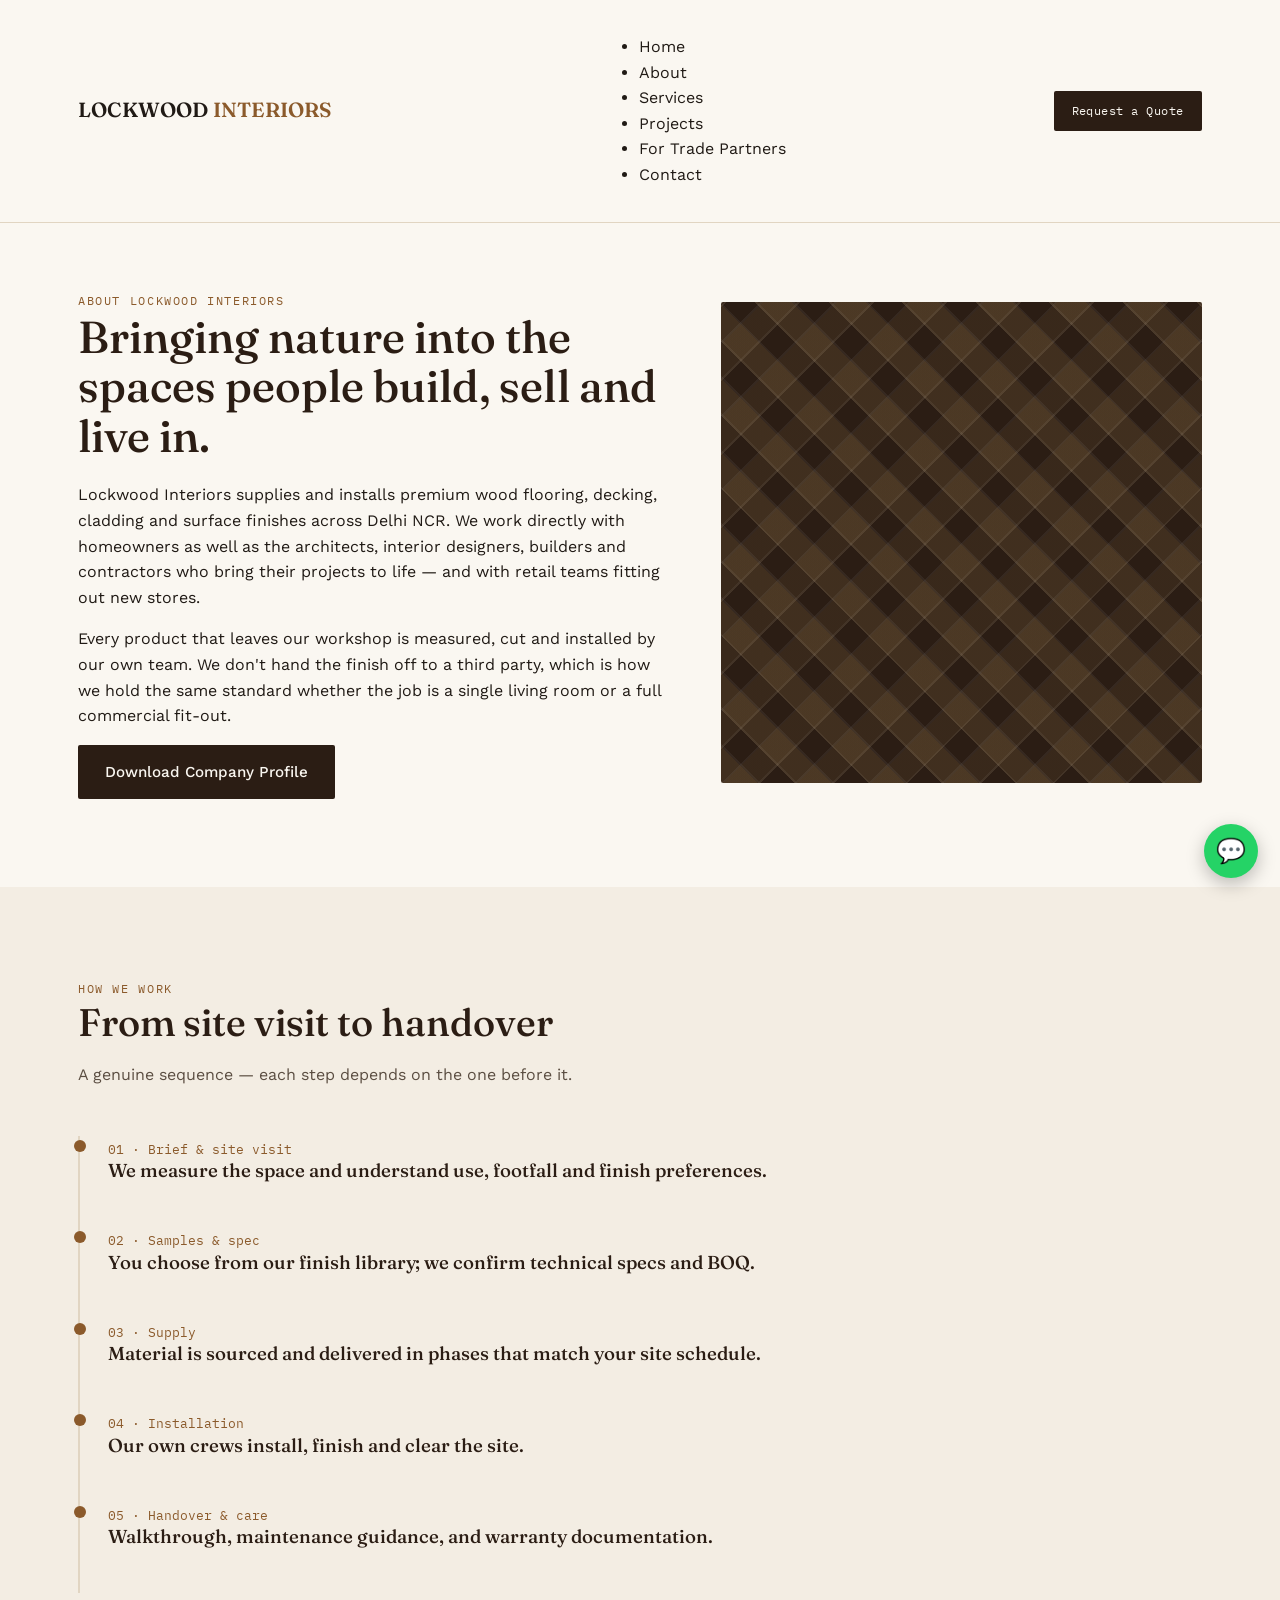
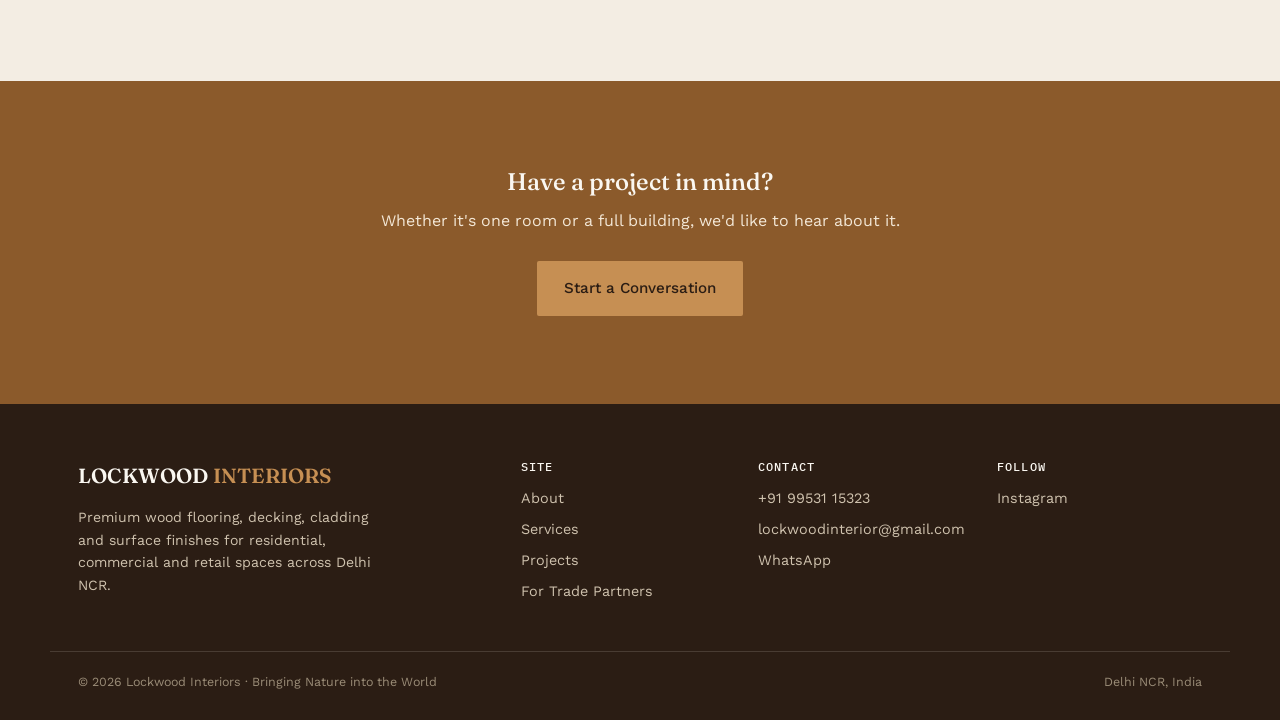
<file: about.html>
<!doctype html>
<html lang="en">
<head>
<meta charset="UTF-8">
<meta name="viewport" content="width=device-width, initial-scale=1.0">
<title>About Us | Lockwood Interiors</title>
<meta name="description" content="Lockwood Interiors is a Delhi NCR based flooring, decking and cladding company serving homeowners, architects, interior designers, builders and retail clients.">
<link rel="stylesheet" href="style.css">
</head>
<body>

<header>
  <div class="nav" id="nav">
    <a class="logo" href="index.html">LOCKWOOD <span>INTERIORS</span></a>
    <ul>
      <li><a href="index.html">Home</a></li>
      <li><a class="active" href="about.html">About</a></li>
      <li><a href="services.html">Services</a></li>
      <li><a href="projects.html">Projects</a></li>
      <li><a href="trade.html">For Trade Partners</a></li>
      <li><a href="contact.html">Contact</a></li>
    </ul>
    <a class="nav-cta" href="contact.html">Request a Quote</a>
    <button class="menu-btn" id="menuBtn" aria-label="Menu">☰</button>
  </div>
</header>

<section style="padding-top:64px;">
  <div class="wrap two-col">
    <div>
      <span class="eyebrow">About Lockwood Interiors</span>
      <h1 style="font-size:clamp(2rem,4vw,2.8rem);">Bringing nature into the spaces people build, sell and live in.</h1>
      <p>Lockwood Interiors supplies and installs premium wood flooring, decking, cladding and surface finishes across Delhi NCR. We work directly with homeowners as well as the architects, interior designers, builders and contractors who bring their projects to life — and with retail teams fitting out new stores.</p>
      <p>Every product that leaves our workshop is measured, cut and installed by our own team. We don't hand the finish off to a third party, which is how we hold the same standard whether the job is a single living room or a full commercial fit-out.</p>
      <a class="btn btn-solid" style="background:var(--espresso);color:var(--fog);" href="company-profile.pdf">Download Company Profile</a>
    </div>
    <div class="herringbone" style="aspect-ratio:1/1;border-radius:var(--radius);"></div>
  </div>
</section>

<section style="background:var(--linen);">
  <div class="wrap">
    <div class="section-head">
      <span class="eyebrow">How We Work</span>
      <h2>From site visit to handover</h2>
      <p>A genuine sequence — each step depends on the one before it.</p>
    </div>
    <div class="timeline">
      <div class="tl-item"><span class="num">01 · Brief &amp; site visit</span><h3>We measure the space and understand use, footfall and finish preferences.</h3></div>
      <div class="tl-item"><span class="num">02 · Samples &amp; spec</span><h3>You choose from our finish library; we confirm technical specs and BOQ.</h3></div>
      <div class="tl-item"><span class="num">03 · Supply</span><h3>Material is sourced and delivered in phases that match your site schedule.</h3></div>
      <div class="tl-item"><span class="num">04 · Installation</span><h3>Our own crews install, finish and clear the site.</h3></div>
      <div class="tl-item"><span class="num">05 · Handover &amp; care</span><h3>Walkthrough, maintenance guidance, and warranty documentation.</h3></div>
    </div>
  </div>
</section>

<section class="cta-band">
  <div class="wrap">
    <h2>Have a project in mind?</h2>
    <p>Whether it's one room or a full building, we'd like to hear about it.</p>
    <a class="btn btn-solid" href="contact.html">Start a Conversation</a>
  </div>
</section>

<footer>
  <div class="wrap foot-grid">
    <div>
      <a class="logo" href="index.html" style="color:var(--fog);">LOCKWOOD <span style="color:var(--oak-light);">INTERIORS</span></a>
      <p style="max-width:34ch;margin-top:14px;font-size:.88rem;">Premium wood flooring, decking, cladding and surface finishes for residential, commercial and retail spaces across Delhi NCR.</p>
    </div>
    <div>
      <h4>Site</h4>
      <a href="about.html">About</a>
      <a href="services.html">Services</a>
      <a href="projects.html">Projects</a>
      <a href="trade.html">For Trade Partners</a>
    </div>
    <div>
      <h4>Contact</h4>
      <a href="tel:+919953115323">+91 99531 15323</a>
      <a href="mailto:lockwoodinterior@gmail.com">lockwoodinterior@gmail.com</a>
      <a href="https://wa.me/919953115323">WhatsApp</a>
    </div>
    <div>
      <h4>Follow</h4>
      <a href="https://www.instagram.com/lockwood.interiors">Instagram</a>
    </div>
  </div>
  <div class="wrap foot-bottom">
    <span>© 2026 Lockwood Interiors · Bringing Nature into the World</span>
    <span>Delhi NCR, India</span>
  </div>
</footer>

<a class="wa-float" href="https://wa.me/919953115323" aria-label="Chat on WhatsApp">💬</a>
<script src="script.js"></script>
</body>
</html>
</file>
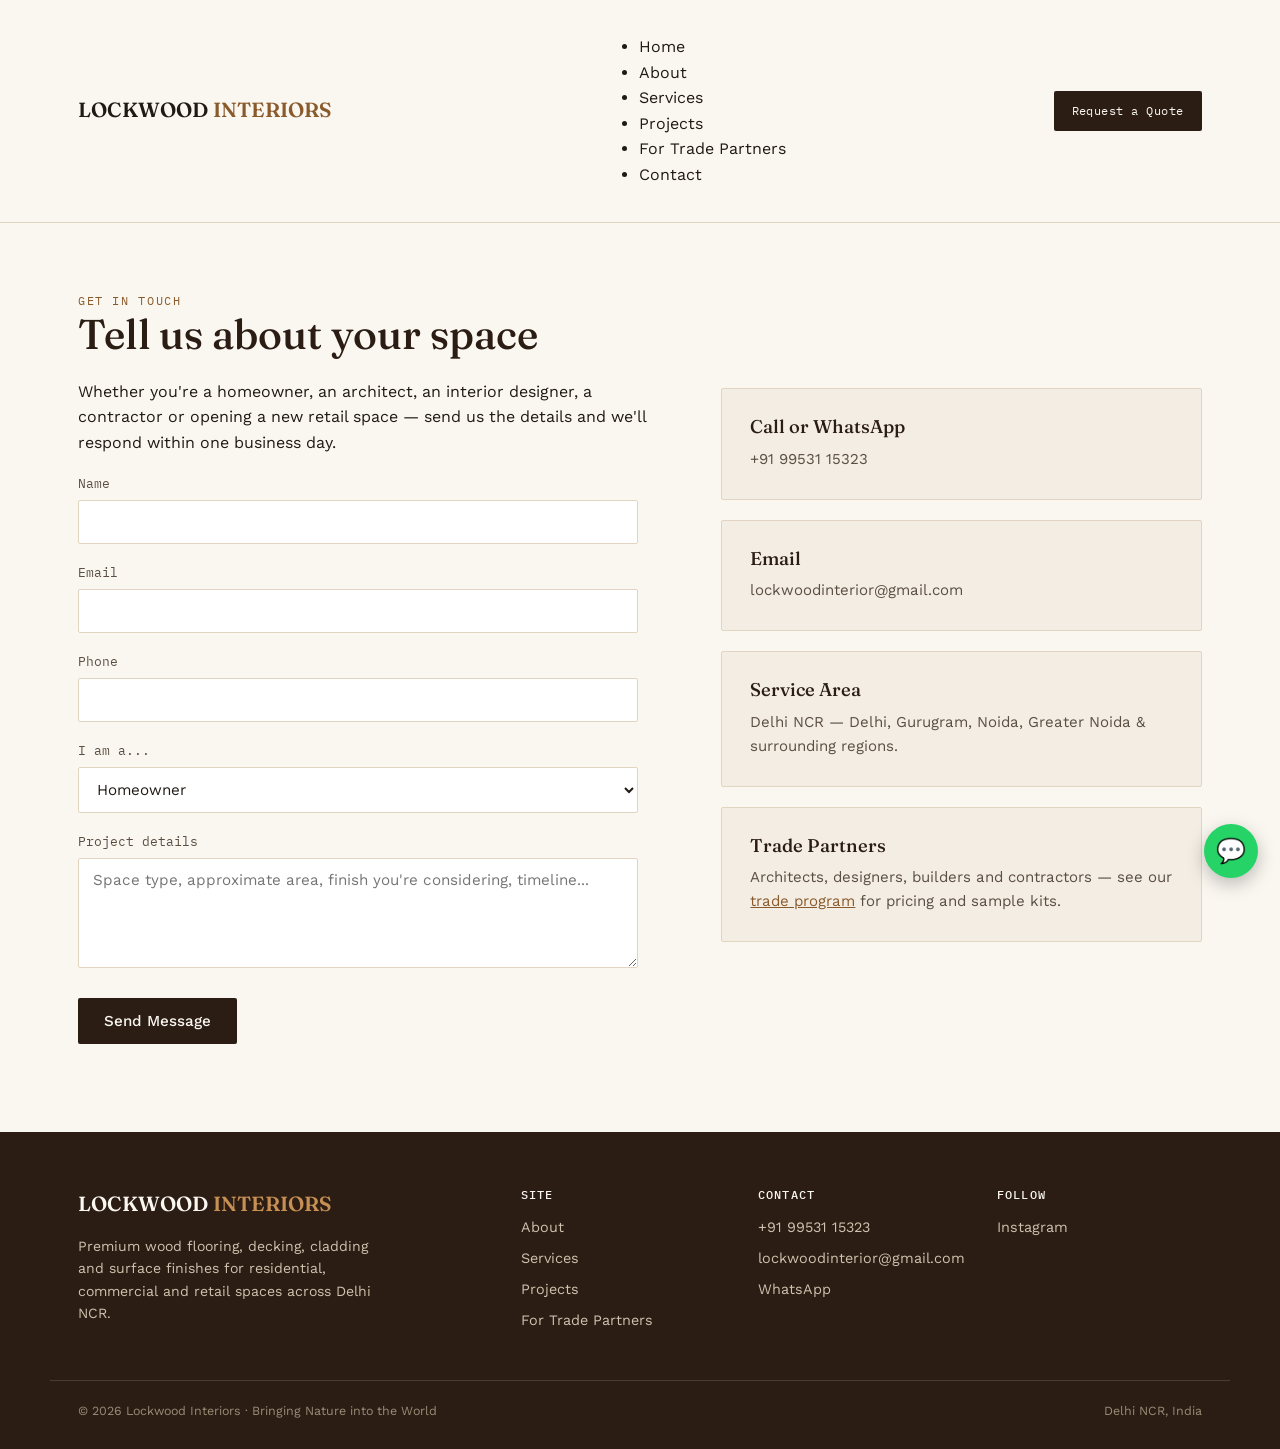
<file: contact.html>
<!doctype html>
<html lang="en">
<head>
<meta charset="UTF-8">
<meta name="viewport" content="width=device-width, initial-scale=1.0">
<title>Contact | Lockwood Interiors</title>
<meta name="description" content="Get in touch with Lockwood Interiors for flooring, decking and cladding quotes — homeowners, architects, interior designers, builders, contractors and retail clients welcome.">
<link rel="stylesheet" href="style.css">
</head>
<body>

<header>
  <div class="nav" id="nav">
    <a class="logo" href="index.html">LOCKWOOD <span>INTERIORS</span></a>
    <ul>
      <li><a href="index.html">Home</a></li>
      <li><a href="about.html">About</a></li>
      <li><a href="services.html">Services</a></li>
      <li><a href="projects.html">Projects</a></li>
      <li><a href="trade.html">For Trade Partners</a></li>
      <li><a class="active" href="contact.html">Contact</a></li>
    </ul>
    <a class="nav-cta" href="contact.html">Request a Quote</a>
    <button class="menu-btn" id="menuBtn" aria-label="Menu">☰</button>
  </div>
</header>

<section style="padding-top:64px;">
  <div class="wrap two-col">
    <div>
      <span class="eyebrow">Get In Touch</span>
      <h1 style="font-size:clamp(2rem,4vw,2.6rem);">Tell us about your space</h1>
      <p>Whether you're a homeowner, an architect, an interior designer, a contractor or opening a new retail space — send us the details and we'll respond within one business day.</p>

      <!--
        NOTE FOR SITE OWNER:
        This form posts to Formspree. To activate it:
        1. Create a free account at https://formspree.io
        2. Create a new form and copy your form ID
        3. Replace YOUR_FORM_ID below with that ID
        Until then the form will not actually send — the WhatsApp
        and phone/email links below work immediately either way.
      -->
      <form action="https://formspree.io/f/YOUR_FORM_ID" method="POST">
        <label for="name">Name</label>
        <input id="name" name="name" type="text" required>

        <label for="email">Email</label>
        <input id="email" name="email" type="email" required>

        <label for="phone">Phone</label>
        <input id="phone" name="phone" type="tel">

        <label for="type">I am a...</label>
        <select id="type" name="client_type">
          <option>Homeowner</option>
          <option>Architect</option>
          <option>Interior Designer</option>
          <option>Builder / Contractor</option>
          <option>Retail / Commercial Client</option>
        </select>

        <label for="message">Project details</label>
        <textarea id="message" name="message" placeholder="Space type, approximate area, finish you're considering, timeline..." required></textarea>

        <button class="btn btn-primary" type="submit">Send Message</button>
      </form>
    </div>

    <div>
      <div class="card" style="margin-bottom:20px;">
        <h3>Call or WhatsApp</h3>
        <p><a href="tel:+919953115323">+91 99531 15323</a></p>
      </div>
      <div class="card" style="margin-bottom:20px;">
        <h3>Email</h3>
        <p><a href="mailto:lockwoodinterior@gmail.com">lockwoodinterior@gmail.com</a></p>
      </div>
      <div class="card" style="margin-bottom:20px;">
        <h3>Service Area</h3>
        <p>Delhi NCR — Delhi, Gurugram, Noida, Greater Noida &amp; surrounding regions.</p>
      </div>
      <div class="card">
        <h3>Trade Partners</h3>
        <p>Architects, designers, builders and contractors — see our <a href="trade.html" style="color:var(--oak);text-decoration:underline;">trade program</a> for pricing and sample kits.</p>
      </div>
    </div>
  </div>
</section>

<footer>
  <div class="wrap foot-grid">
    <div>
      <a class="logo" href="index.html" style="color:var(--fog);">LOCKWOOD <span style="color:var(--oak-light);">INTERIORS</span></a>
      <p style="max-width:34ch;margin-top:14px;font-size:.88rem;">Premium wood flooring, decking, cladding and surface finishes for residential, commercial and retail spaces across Delhi NCR.</p>
    </div>
    <div>
      <h4>Site</h4>
      <a href="about.html">About</a>
      <a href="services.html">Services</a>
      <a href="projects.html">Projects</a>
      <a href="trade.html">For Trade Partners</a>
    </div>
    <div>
      <h4>Contact</h4>
      <a href="tel:+919953115323">+91 99531 15323</a>
      <a href="mailto:lockwoodinterior@gmail.com">lockwoodinterior@gmail.com</a>
      <a href="https://wa.me/919953115323">WhatsApp</a>
    </div>
    <div>
      <h4>Follow</h4>
      <a href="https://www.instagram.com/lockwood.interiors">Instagram</a>
    </div>
  </div>
  <div class="wrap foot-bottom">
    <span>© 2026 Lockwood Interiors · Bringing Nature into the World</span>
    <span>Delhi NCR, India</span>
  </div>
</footer>

<a class="wa-float" href="https://wa.me/919953115323" aria-label="Chat on WhatsApp">💬</a>
<script src="script.js"></script>
</body>
</html>
</file>
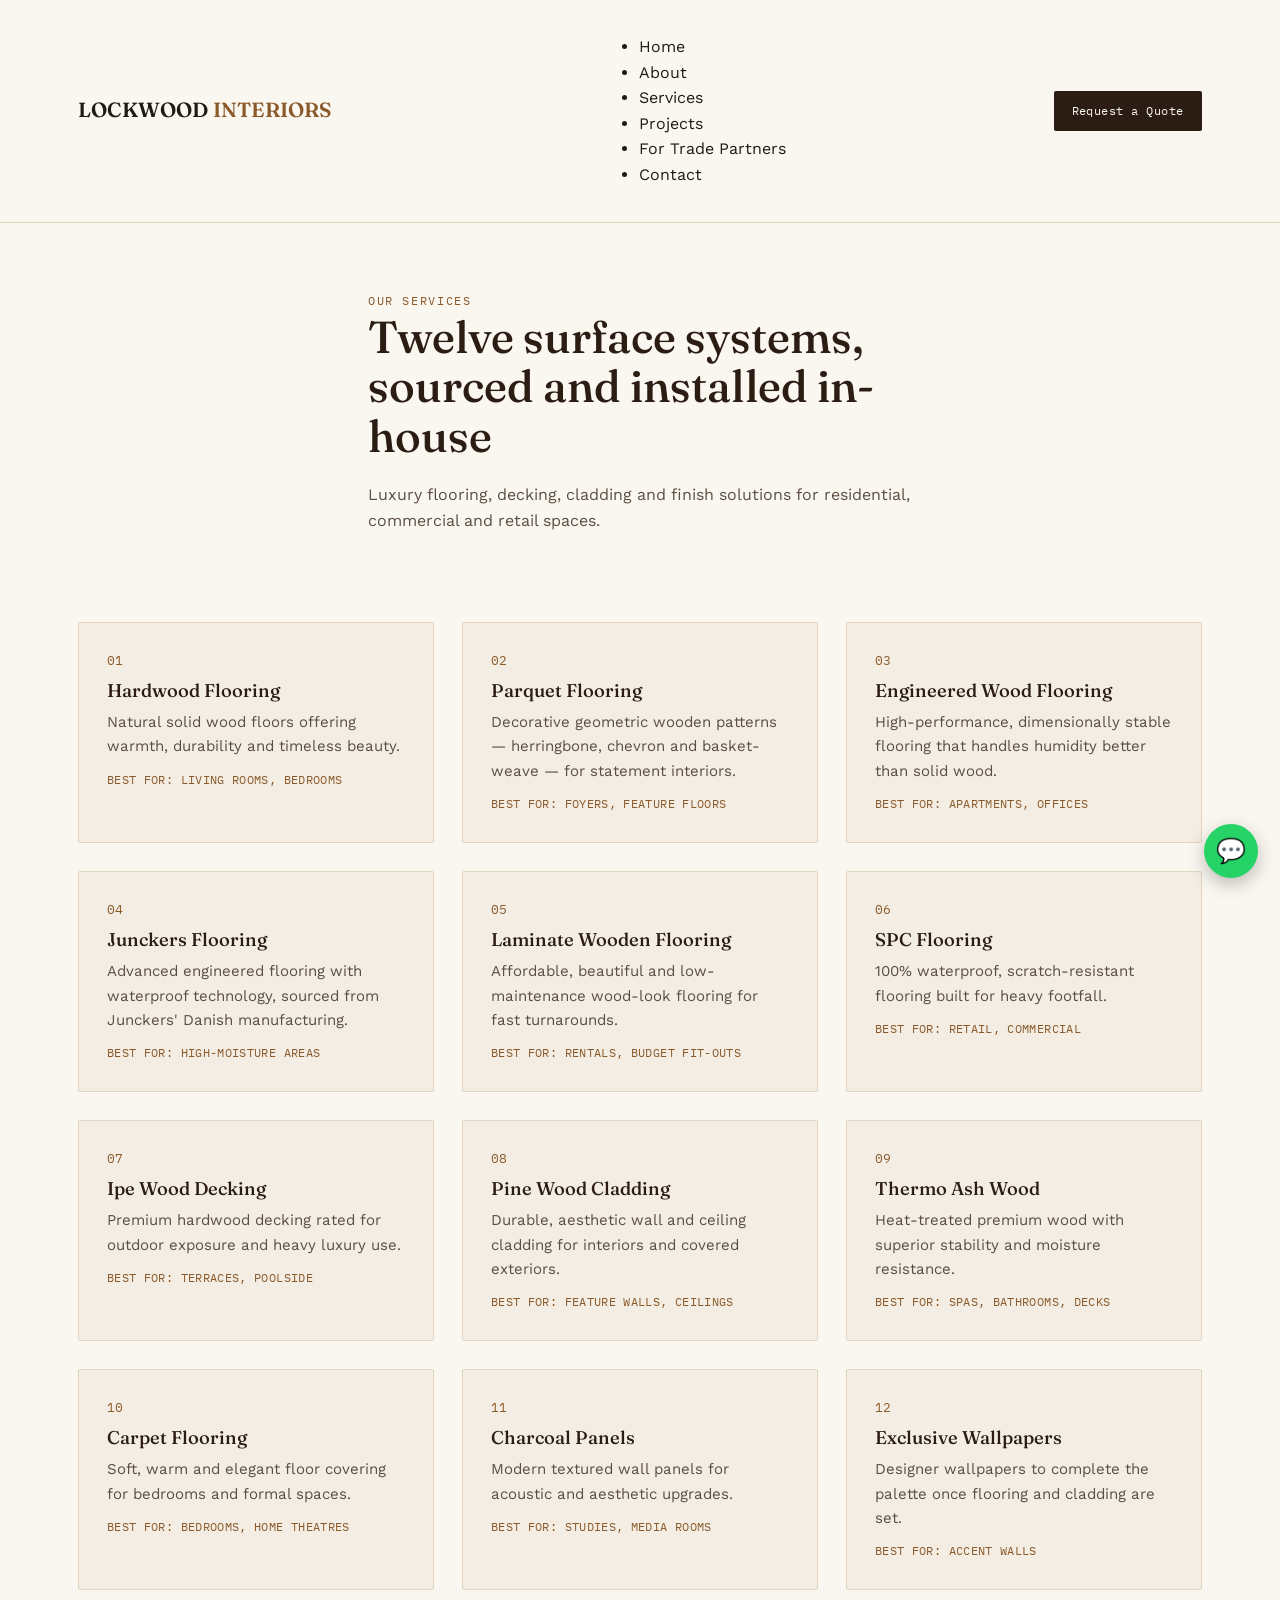
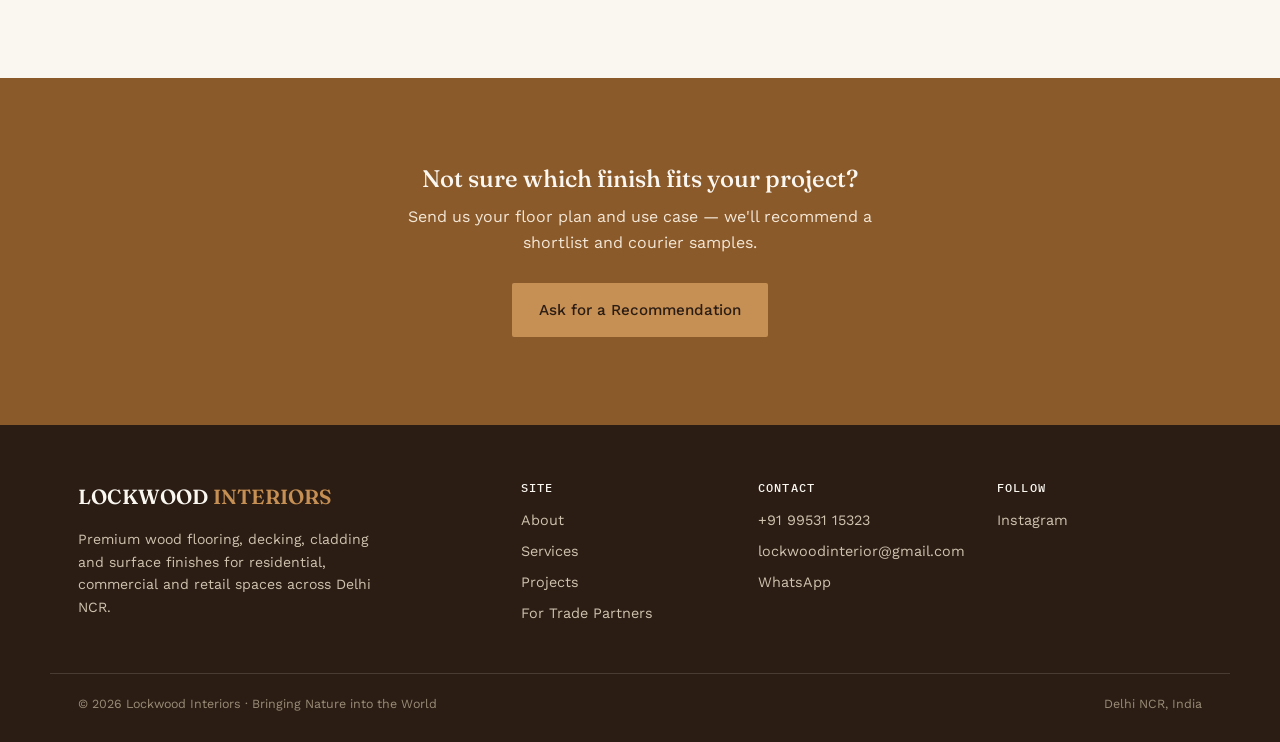
<file: services.html>
<!doctype html>
<html lang="en">
<head>
<meta charset="UTF-8">
<meta name="viewport" content="width=device-width, initial-scale=1.0">
<title>Services | Lockwood Interiors</title>
<meta name="description" content="Hardwood, parquet, engineered wood, Junckers, laminate, SPC flooring, Ipe decking, cladding, Thermo Ash, carpet, charcoal panels and wallpapers — supplied and installed by Lockwood Interiors.">
<link rel="stylesheet" href="style.css">
</head>
<body>

<header>
  <div class="nav" id="nav">
    <a class="logo" href="index.html">LOCKWOOD <span>INTERIORS</span></a>
    <ul>
      <li><a href="index.html">Home</a></li>
      <li><a href="about.html">About</a></li>
      <li><a class="active" href="services.html">Services</a></li>
      <li><a href="projects.html">Projects</a></li>
      <li><a href="trade.html">For Trade Partners</a></li>
      <li><a href="contact.html">Contact</a></li>
    </ul>
    <a class="nav-cta" href="contact.html">Request a Quote</a>
    <button class="menu-btn" id="menuBtn" aria-label="Menu">☰</button>
  </div>
</header>

<section style="padding-top:64px;padding-bottom:40px;">
  <div class="wrap section-head">
    <span class="eyebrow">Our Services</span>
    <h1 style="font-size:clamp(2rem,4vw,2.8rem);">Twelve surface systems, sourced and installed in-house</h1>
    <p>Luxury flooring, decking, cladding and finish solutions for residential, commercial and retail spaces.</p>
  </div>
</section>

<section style="padding-top:0;">
  <div class="wrap grid grid-3">
    <div class="card"><span class="num">01</span><h3>Hardwood Flooring</h3><p>Natural solid wood floors offering warmth, durability and timeless beauty.</p><p class="spec">BEST FOR: LIVING ROOMS, BEDROOMS</p></div>
    <div class="card"><span class="num">02</span><h3>Parquet Flooring</h3><p>Decorative geometric wooden patterns — herringbone, chevron and basket-weave — for statement interiors.</p><p class="spec">BEST FOR: FOYERS, FEATURE FLOORS</p></div>
    <div class="card"><span class="num">03</span><h3>Engineered Wood Flooring</h3><p>High-performance, dimensionally stable flooring that handles humidity better than solid wood.</p><p class="spec">BEST FOR: APARTMENTS, OFFICES</p></div>
    <div class="card"><span class="num">04</span><h3>Junckers Flooring</h3><p>Advanced engineered flooring with waterproof technology, sourced from Junckers' Danish manufacturing.</p><p class="spec">BEST FOR: HIGH-MOISTURE AREAS</p></div>
    <div class="card"><span class="num">05</span><h3>Laminate Wooden Flooring</h3><p>Affordable, beautiful and low-maintenance wood-look flooring for fast turnarounds.</p><p class="spec">BEST FOR: RENTALS, BUDGET FIT-OUTS</p></div>
    <div class="card"><span class="num">06</span><h3>SPC Flooring</h3><p>100% waterproof, scratch-resistant flooring built for heavy footfall.</p><p class="spec">BEST FOR: RETAIL, COMMERCIAL</p></div>
    <div class="card"><span class="num">07</span><h3>Ipe Wood Decking</h3><p>Premium hardwood decking rated for outdoor exposure and heavy luxury use.</p><p class="spec">BEST FOR: TERRACES, POOLSIDE</p></div>
    <div class="card"><span class="num">08</span><h3>Pine Wood Cladding</h3><p>Durable, aesthetic wall and ceiling cladding for interiors and covered exteriors.</p><p class="spec">BEST FOR: FEATURE WALLS, CEILINGS</p></div>
    <div class="card"><span class="num">09</span><h3>Thermo Ash Wood</h3><p>Heat-treated premium wood with superior stability and moisture resistance.</p><p class="spec">BEST FOR: SPAS, BATHROOMS, DECKS</p></div>
    <div class="card"><span class="num">10</span><h3>Carpet Flooring</h3><p>Soft, warm and elegant floor covering for bedrooms and formal spaces.</p><p class="spec">BEST FOR: BEDROOMS, HOME THEATRES</p></div>
    <div class="card"><span class="num">11</span><h3>Charcoal Panels</h3><p>Modern textured wall panels for acoustic and aesthetic upgrades.</p><p class="spec">BEST FOR: STUDIES, MEDIA ROOMS</p></div>
    <div class="card"><span class="num">12</span><h3>Exclusive Wallpapers</h3><p>Designer wallpapers to complete the palette once flooring and cladding are set.</p><p class="spec">BEST FOR: ACCENT WALLS</p></div>
  </div>
</section>

<section class="cta-band">
  <div class="wrap">
    <h2>Not sure which finish fits your project?</h2>
    <p>Send us your floor plan and use case — we'll recommend a shortlist and courier samples.</p>
    <a class="btn btn-solid" href="contact.html">Ask for a Recommendation</a>
  </div>
</section>

<footer>
  <div class="wrap foot-grid">
    <div>
      <a class="logo" href="index.html" style="color:var(--fog);">LOCKWOOD <span style="color:var(--oak-light);">INTERIORS</span></a>
      <p style="max-width:34ch;margin-top:14px;font-size:.88rem;">Premium wood flooring, decking, cladding and surface finishes for residential, commercial and retail spaces across Delhi NCR.</p>
    </div>
    <div>
      <h4>Site</h4>
      <a href="about.html">About</a>
      <a href="services.html">Services</a>
      <a href="projects.html">Projects</a>
      <a href="trade.html">For Trade Partners</a>
    </div>
    <div>
      <h4>Contact</h4>
      <a href="tel:+919953115323">+91 99531 15323</a>
      <a href="mailto:lockwoodinterior@gmail.com">lockwoodinterior@gmail.com</a>
      <a href="https://wa.me/919953115323">WhatsApp</a>
    </div>
    <div>
      <h4>Follow</h4>
      <a href="https://www.instagram.com/lockwood.interiors">Instagram</a>
    </div>
  </div>
  <div class="wrap foot-bottom">
    <span>© 2026 Lockwood Interiors · Bringing Nature into the World</span>
    <span>Delhi NCR, India</span>
  </div>
</footer>

<a class="wa-float" href="https://wa.me/919953115323" aria-label="Chat on WhatsApp">💬</a>
<script src="script.js"></script>
</body>
</html>
</file>
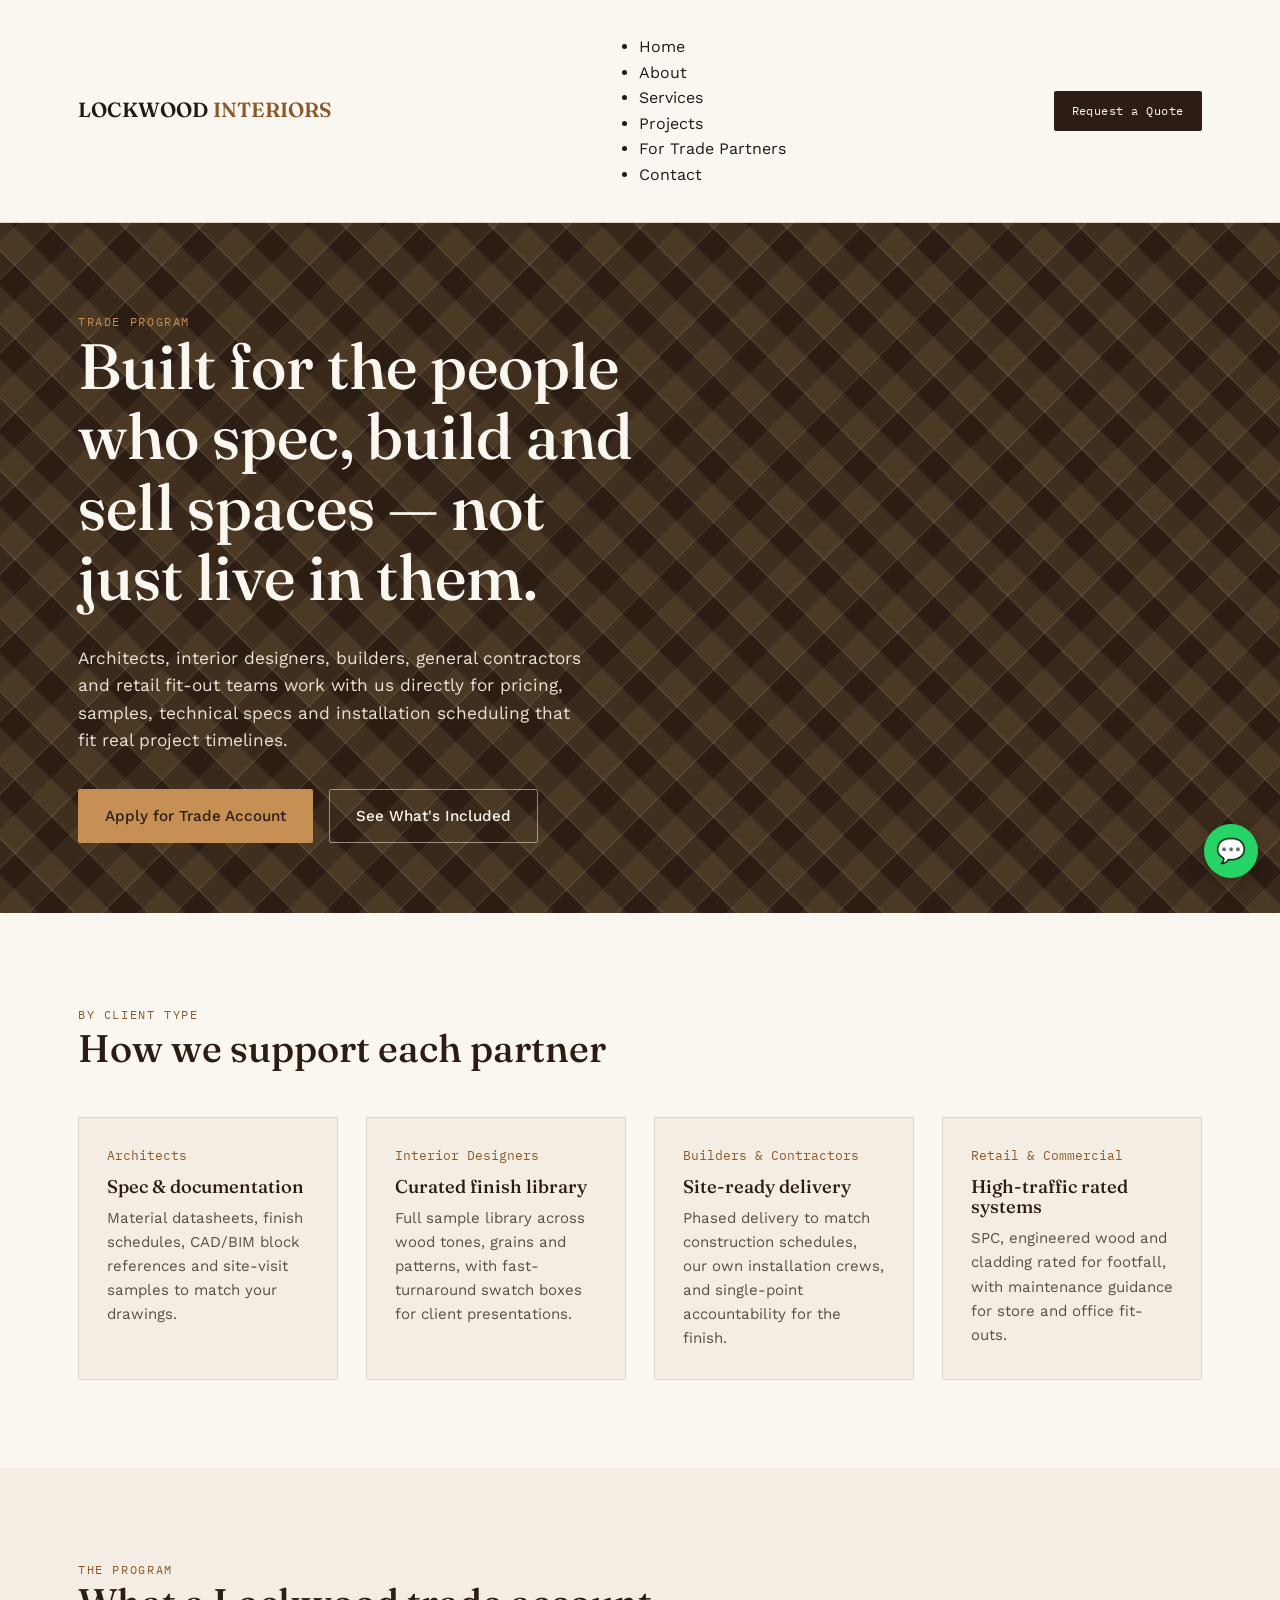
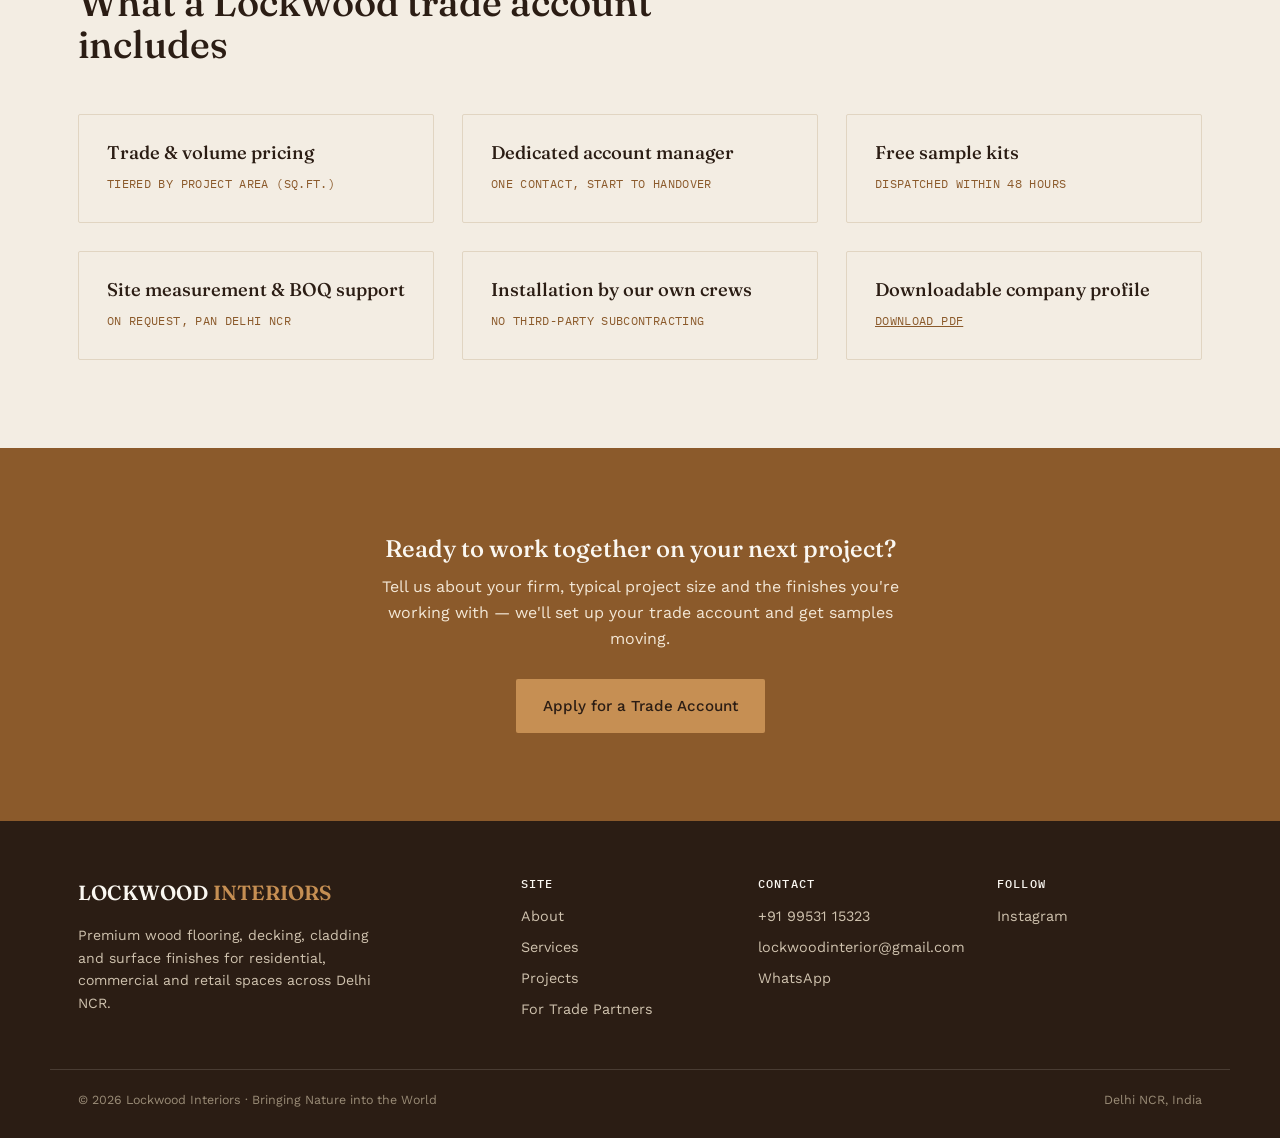
<file: trade.html>
<!doctype html>
<html lang="en">
<head>
<meta charset="UTF-8">
<meta name="viewport" content="width=device-width, initial-scale=1.0">
<title>For Architects, Designers & Contractors | Lockwood Interiors</title>
<meta name="description" content="Trade pricing, sample kits, spec sheets and dedicated project support for architects, interior designers, builders, contractors and retail fit-out teams.">
<link rel="stylesheet" href="style.css">
</head>
<body>

<header>
  <div class="nav" id="nav">
    <a class="logo" href="index.html">LOCKWOOD <span>INTERIORS</span></a>
    <ul>
      <li><a href="index.html">Home</a></li>
      <li><a href="about.html">About</a></li>
      <li><a href="services.html">Services</a></li>
      <li><a href="projects.html">Projects</a></li>
      <li><a class="active" href="trade.html">For Trade Partners</a></li>
      <li><a href="contact.html">Contact</a></li>
    </ul>
    <a class="nav-cta" href="contact.html">Request a Quote</a>
    <button class="menu-btn" id="menuBtn" aria-label="Menu">☰</button>
  </div>
</header>

<section class="hero herringbone" style="padding:90px 0 70px;">
  <div class="wrap">
    <div class="eyebrow">Trade Program</div>
    <h1>Built for the people who spec, build and sell spaces — not just live in them.</h1>
    <p>Architects, interior designers, builders, general contractors and retail fit-out teams work with us directly for pricing, samples, technical specs and installation scheduling that fit real project timelines.</p>
    <div class="hero-actions">
      <a class="btn btn-solid" href="contact.html">Apply for Trade Account</a>
      <a class="btn btn-outline" href="#program">See What's Included</a>
    </div>
  </div>
</section>

<section id="program">
  <div class="wrap">
    <div class="section-head">
      <span class="eyebrow">By Client Type</span>
      <h2>How we support each partner</h2>
    </div>
    <div class="grid grid-4">
      <div class="card">
        <span class="num">Architects</span>
        <h3>Spec &amp; documentation</h3>
        <p>Material datasheets, finish schedules, CAD/BIM block references and site-visit samples to match your drawings.</p>
      </div>
      <div class="card">
        <span class="num">Interior Designers</span>
        <h3>Curated finish library</h3>
        <p>Full sample library across wood tones, grains and patterns, with fast-turnaround swatch boxes for client presentations.</p>
      </div>
      <div class="card">
        <span class="num">Builders &amp; Contractors</span>
        <h3>Site-ready delivery</h3>
        <p>Phased delivery to match construction schedules, our own installation crews, and single-point accountability for the finish.</p>
      </div>
      <div class="card">
        <span class="num">Retail &amp; Commercial</span>
        <h3>High-traffic rated systems</h3>
        <p>SPC, engineered wood and cladding rated for footfall, with maintenance guidance for store and office fit-outs.</p>
      </div>
    </div>
  </div>
</section>

<section style="background:var(--linen);">
  <div class="wrap">
    <div class="section-head">
      <span class="eyebrow">The Program</span>
      <h2>What a Lockwood trade account includes</h2>
    </div>
    <div class="grid grid-3">
      <div class="card">
        <h3>Trade &amp; volume pricing</h3>
        <p class="spec">TIERED BY PROJECT AREA (SQ.FT.)</p>
      </div>
      <div class="card">
        <h3>Dedicated account manager</h3>
        <p class="spec">ONE CONTACT, START TO HANDOVER</p>
      </div>
      <div class="card">
        <h3>Free sample kits</h3>
        <p class="spec">DISPATCHED WITHIN 48 HOURS</p>
      </div>
      <div class="card">
        <h3>Site measurement &amp; BOQ support</h3>
        <p class="spec">ON REQUEST, PAN DELHI NCR</p>
      </div>
      <div class="card">
        <h3>Installation by our own crews</h3>
        <p class="spec">NO THIRD-PARTY SUBCONTRACTING</p>
      </div>
      <div class="card">
        <h3>Downloadable company profile</h3>
        <p class="spec"><a href="company-profile.pdf" style="color:var(--oak);text-decoration:underline;">DOWNLOAD PDF</a></p>
      </div>
    </div>
  </div>
</section>

<section class="cta-band">
  <div class="wrap">
    <h2>Ready to work together on your next project?</h2>
    <p>Tell us about your firm, typical project size and the finishes you're working with — we'll set up your trade account and get samples moving.</p>
    <a class="btn btn-solid" href="contact.html">Apply for a Trade Account</a>
  </div>
</section>

<footer>
  <div class="wrap foot-grid">
    <div>
      <a class="logo" href="index.html" style="color:var(--fog);">LOCKWOOD <span style="color:var(--oak-light);">INTERIORS</span></a>
      <p style="max-width:34ch;margin-top:14px;font-size:.88rem;">Premium wood flooring, decking, cladding and surface finishes for residential, commercial and retail spaces across Delhi NCR.</p>
    </div>
    <div>
      <h4>Site</h4>
      <a href="about.html">About</a>
      <a href="services.html">Services</a>
      <a href="projects.html">Projects</a>
      <a href="trade.html">For Trade Partners</a>
    </div>
    <div>
      <h4>Contact</h4>
      <a href="tel:+919953115323">+91 99531 15323</a>
      <a href="mailto:lockwoodinterior@gmail.com">lockwoodinterior@gmail.com</a>
      <a href="https://wa.me/919953115323">WhatsApp</a>
    </div>
    <div>
      <h4>Follow</h4>
      <a href="https://www.instagram.com/lockwood.interiors">Instagram</a>
    </div>
  </div>
  <div class="wrap foot-bottom">
    <span>© 2026 Lockwood Interiors · Bringing Nature into the World</span>
    <span>Delhi NCR, India</span>
  </div>
</footer>

<a class="wa-float" href="https://wa.me/919953115323" aria-label="Chat on WhatsApp">💬</a>
<script src="script.js"></script>
</body>
</html>
</file>
<file: style.css>
/* ============================================================
   LOCKWOOD INTERIORS — shared stylesheet
   Palette:  espresso #2B1D14 · oak #8B5A2B · linen #F3EDE3
             brass #B08D57 · ink #201A15 · fog #FAF7F1
   Type:     Fraunces (display) · Work Sans (body) · IBM Plex Mono (specs/labels)
   Signature: CSS herringbone parquet pattern used as a structural motif
              (hero, dividers, hover states) — drawn from the product itself.
   ============================================================ */

@import url('https://fonts.googleapis.com/css2?family=Fraunces:ital,opsz,wght@0,9..144,300;0,9..144,500;0,9..144,600;1,9..144,500&family=Work+Sans:wght@300;400;500;600&family=IBM+Plex+Mono:wght@400;500&display=swap');

:root{
  --espresso:#2B1D14;
  --oak:#8B5A2B;
  --oak-light:#C68F53;
  --linen:#F3EDE3;
  --fog:#FAF7F1;
  --brass:#B08D57;
  --ink:#201A15;
  --ink-soft:#5B4E42;
  --line:#E1D5C2;
  --radius:2px;
  --max:1180px;
}

*{box-sizing:border-box;}
html{scroll-behavior:smooth;}
body{
  margin:0;
  background:var(--fog);
  color:var(--ink);
  font-family:'Work Sans',sans-serif;
  font-weight:400;
  line-height:1.6;
  -webkit-font-smoothing:antialiased;
}
img{max-width:100%;display:block;}
a{color:inherit;text-decoration:none;}
h1,h2,h3,h4{
  font-family:'Fraunces',serif;
  font-weight:500;
  color:var(--espresso);
  line-height:1.1;
  margin:0 0 .5em;
}
.eyebrow{
  font-family:'IBM Plex Mono',monospace;
  font-size:.72rem;
  letter-spacing:.14em;
  text-transform:uppercase;
  color:var(--oak);
}
.wrap{max-width:var(--max);margin:0 auto;padding:0 28px;}
section{padding:88px 0;}
@media(max-width:720px){section{padding:56px 0;}}

/* ---------- signature herringbone motif ---------- */
.herringbone{
  --s:26px;
  background-color:var(--espresso);
  background-image:
    repeating-linear-gradient(45deg, rgba(255,255,255,.05) 0 2px, transparent 2px var(--s)),
    repeating-linear-gradient(-45deg, rgba(255,255,255,.05) 0 2px, transparent 2px var(--s)),
    repeating-linear-gradient(45deg, rgba(176,141,87,.16) 0 var(--s), transparent 0 calc(var(--s) * 2)),
    repeating-linear-gradient(-45deg, rgba(176,141,87,.10) 0 var(--s), transparent 0 calc(var(--s) * 2));
}
.plank-rule{
  height:6px;
  display:flex;
}
.plank-rule span{flex:1;border-right:2px solid var(--fog);}
.plank-rule span:nth-child(odd){background:var(--oak);}
.plank-rule span:nth-child(even){background:var(--oak-light);}

/* ---------- header / nav ---------- */
header{
  position:sticky;top:0;z-index:50;
  background:var(--fog);
  border-bottom:1px solid var(--line);
}
.nav{
  display:flex;align-items:center;justify-content:space-between;
  padding:18px 28px;max-width:var(--max);margin:0 auto;
}
.logo{
  font-family:'Fraunces',serif;font-size:1.28rem;font-weight:600;letter-spacing:.01em;
}
.logo span{color:var(--oak);}
nav ul{list-style:none;display:flex;gap:34px;margin:0;padding:0;}
nav ul a{
  font-size:.92rem;font-weight:500;color:var(--ink-soft);
  position:relative;padding-bottom:4px;
}
nav ul a.active,nav ul a:hover{color:var(--espresso);}
nav ul a.active::after{
  content:"";position:absolute;left:0;right:0;bottom:-6px;height:3px;background:var(--oak);
}
.nav-cta{
  font-family:'IBM Plex Mono',monospace;font-size:.78rem;letter-spacing:.04em;
  background:var(--espresso);color:var(--fog);padding:10px 18px;border-radius:var(--radius);
}
.nav-cta:hover{background:var(--oak);}
.menu-btn{display:none;background:none;border:none;font-size:1.6rem;color:var(--espresso);cursor:pointer;}
@media(max-width:860px){
  nav ul{display:none;}
  .nav-cta{display:none;}
  .menu-btn{display:block;}
  .nav.open ul{
    display:flex;flex-direction:column;gap:18px;
    position:absolute;top:64px;left:0;right:0;background:var(--fog);
    padding:24px 28px;border-bottom:1px solid var(--line);
  }
}

/* ---------- hero ---------- */
.hero{
  color:var(--fog);position:relative;padding:120px 0 100px;
}
.hero .wrap{position:relative;z-index:2;}
.hero .eyebrow{color:var(--oak-light);}
.hero h1{
  color:var(--fog);font-size:clamp(2.4rem,5vw,4rem);max-width:14ch;font-weight:500;
}
.hero p{max-width:46ch;color:#EBE1D2;font-size:1.08rem;}
.hero-actions{display:flex;gap:16px;margin-top:34px;flex-wrap:wrap;}
.btn{
  display:inline-block;padding:14px 26px;border-radius:var(--radius);
  font-weight:500;font-size:.95rem;border:1px solid transparent;transition:.15s;
}
.btn-solid{background:var(--oak-light);color:var(--espresso);}
.btn-solid:hover{background:var(--fog);}
.btn-outline{border-color:rgba(250,247,241,.5);color:var(--fog);}
.btn-outline:hover{border-color:var(--fog);background:rgba(250,247,241,.08);}

/* ---------- audience strip ---------- */
.audience{background:var(--espresso);}
.audience .wrap{
  display:grid;grid-template-columns:repeat(4,1fr);gap:0;
}
.audience div{
  padding:26px 20px;text-align:center;color:var(--fog);
  border-left:1px solid rgba(250,247,241,.14);
}
.audience div:first-child{border-left:none;}
.audience strong{
  display:block;font-family:'Fraunces',serif;font-size:1.05rem;margin-bottom:4px;color:var(--oak-light);
}
.audience small{color:#CFC2AE;font-size:.82rem;}
@media(max-width:720px){
  .audience .wrap{grid-template-columns:1fr 1fr;}
  .audience div{border-left:none;border-top:1px solid rgba(250,247,241,.14);}
}

/* ---------- generic section headers ---------- */
.section-head{max-width:60ch;margin-bottom:48px;}
.section-head h2{font-size:clamp(1.7rem,3vw,2.4rem);}
.section-head p{color:var(--ink-soft);}

/* ---------- cards / grids ---------- */
.grid{display:grid;gap:28px;}
.grid-3{grid-template-columns:repeat(3,1fr);}
.grid-4{grid-template-columns:repeat(4,1fr);}
@media(max-width:920px){.grid-3,.grid-4{grid-template-columns:repeat(2,1fr);}}
@media(max-width:600px){.grid-3,.grid-4{grid-template-columns:1fr;}}

.card{
  background:var(--linen);border:1px solid var(--line);border-radius:var(--radius);
  padding:28px;
}
.card .num{
  font-family:'IBM Plex Mono',monospace;color:var(--oak);font-size:.8rem;
  display:block;margin-bottom:10px;
}
.card h3{font-size:1.15rem;}
.card p{color:var(--ink-soft);font-size:.94rem;margin:0;}
.card .spec{
  font-family:'IBM Plex Mono',monospace;font-size:.74rem;color:var(--oak);
  margin-top:12px;letter-spacing:.03em;
}

/* ---------- project gallery ---------- */
.project{
  position:relative;overflow:hidden;border-radius:var(--radius);
  aspect-ratio:4/3;background:var(--linen);
}
.project img{width:100%;height:100%;object-fit:cover;transition:transform .4s;}
.project:hover img{transform:scale(1.05);}
.project figcaption{
  position:absolute;left:0;right:0;bottom:0;padding:16px 18px;
  background:linear-gradient(0deg,rgba(32,26,21,.85),transparent);
  color:var(--fog);font-family:'IBM Plex Mono',monospace;font-size:.8rem;letter-spacing:.03em;
}
figure{margin:0;}

/* ---------- testimonials ---------- */
.testimonial{
  background:var(--linen);border-left:3px solid var(--oak);padding:26px 28px;border-radius:var(--radius);
}
.testimonial p{font-style:italic;color:var(--ink);margin-bottom:14px;}
.testimonial cite{
  font-style:normal;font-family:'IBM Plex Mono',monospace;font-size:.78rem;color:var(--ink-soft);
}

/* ---------- CTA banner ---------- */
.cta-band{
  background:var(--oak);color:var(--fog);text-align:center;
}
.cta-band h2{color:var(--fog);}
.cta-band p{color:#F3E7D6;max-width:52ch;margin:0 auto 28px;}

/* ---------- forms ---------- */
form{max-width:560px;}
label{display:block;font-size:.82rem;font-family:'IBM Plex Mono',monospace;color:var(--ink-soft);margin:18px 0 6px;}
input,select,textarea{
  width:100%;padding:12px 14px;border:1px solid var(--line);border-radius:var(--radius);
  font-family:'Work Sans',sans-serif;font-size:.95rem;background:#fff;color:var(--ink);
}
textarea{resize:vertical;min-height:110px;}
button.btn{cursor:pointer;font-family:inherit;}
.btn-primary{background:var(--espresso);color:var(--fog);border:none;margin-top:22px;}
.btn-primary:hover{background:var(--oak);}

/* ---------- footer ---------- */
footer{background:var(--espresso);color:#CFC2AE;padding:56px 0 28px;}
.foot-grid{display:grid;grid-template-columns:2fr 1fr 1fr 1fr;gap:32px;}
@media(max-width:720px){.foot-grid{grid-template-columns:1fr 1fr;}}
footer h4{color:var(--fog);font-family:'IBM Plex Mono',monospace;font-size:.78rem;letter-spacing:.1em;text-transform:uppercase;margin-bottom:14px;}
footer a{color:#CFC2AE;font-size:.9rem;display:block;margin-bottom:8px;}
footer a:hover{color:var(--oak-light);}
.foot-bottom{
  border-top:1px solid rgba(250,247,241,.14);margin-top:40px;padding-top:20px;
  display:flex;justify-content:space-between;flex-wrap:wrap;gap:10px;
  font-size:.78rem;color:#9A8C77;
}

/* ---------- whatsapp float ---------- */
.wa-float{
  position:fixed;bottom:22px;right:22px;z-index:60;
  background:#25D366;color:#fff;width:54px;height:54px;border-radius:50%;
  display:flex;align-items:center;justify-content:center;font-size:1.5rem;
  box-shadow:0 6px 18px rgba(0,0,0,.25);
}

/* ---------- process timeline (about page — genuine sequence) ---------- */
.timeline{border-left:2px solid var(--line);padding-left:28px;}
.tl-item{position:relative;padding-bottom:36px;}
.tl-item::before{
  content:"";position:absolute;left:-34px;top:4px;width:12px;height:12px;
  background:var(--oak);border-radius:50%;
}
.tl-item .num{font-family:'IBM Plex Mono',monospace;color:var(--oak);font-size:.8rem;}

.two-col{display:grid;grid-template-columns:1.1fr .9fr;gap:56px;align-items:center;}
@media(max-width:860px){.two-col{grid-template-columns:1fr;}}
</file>
